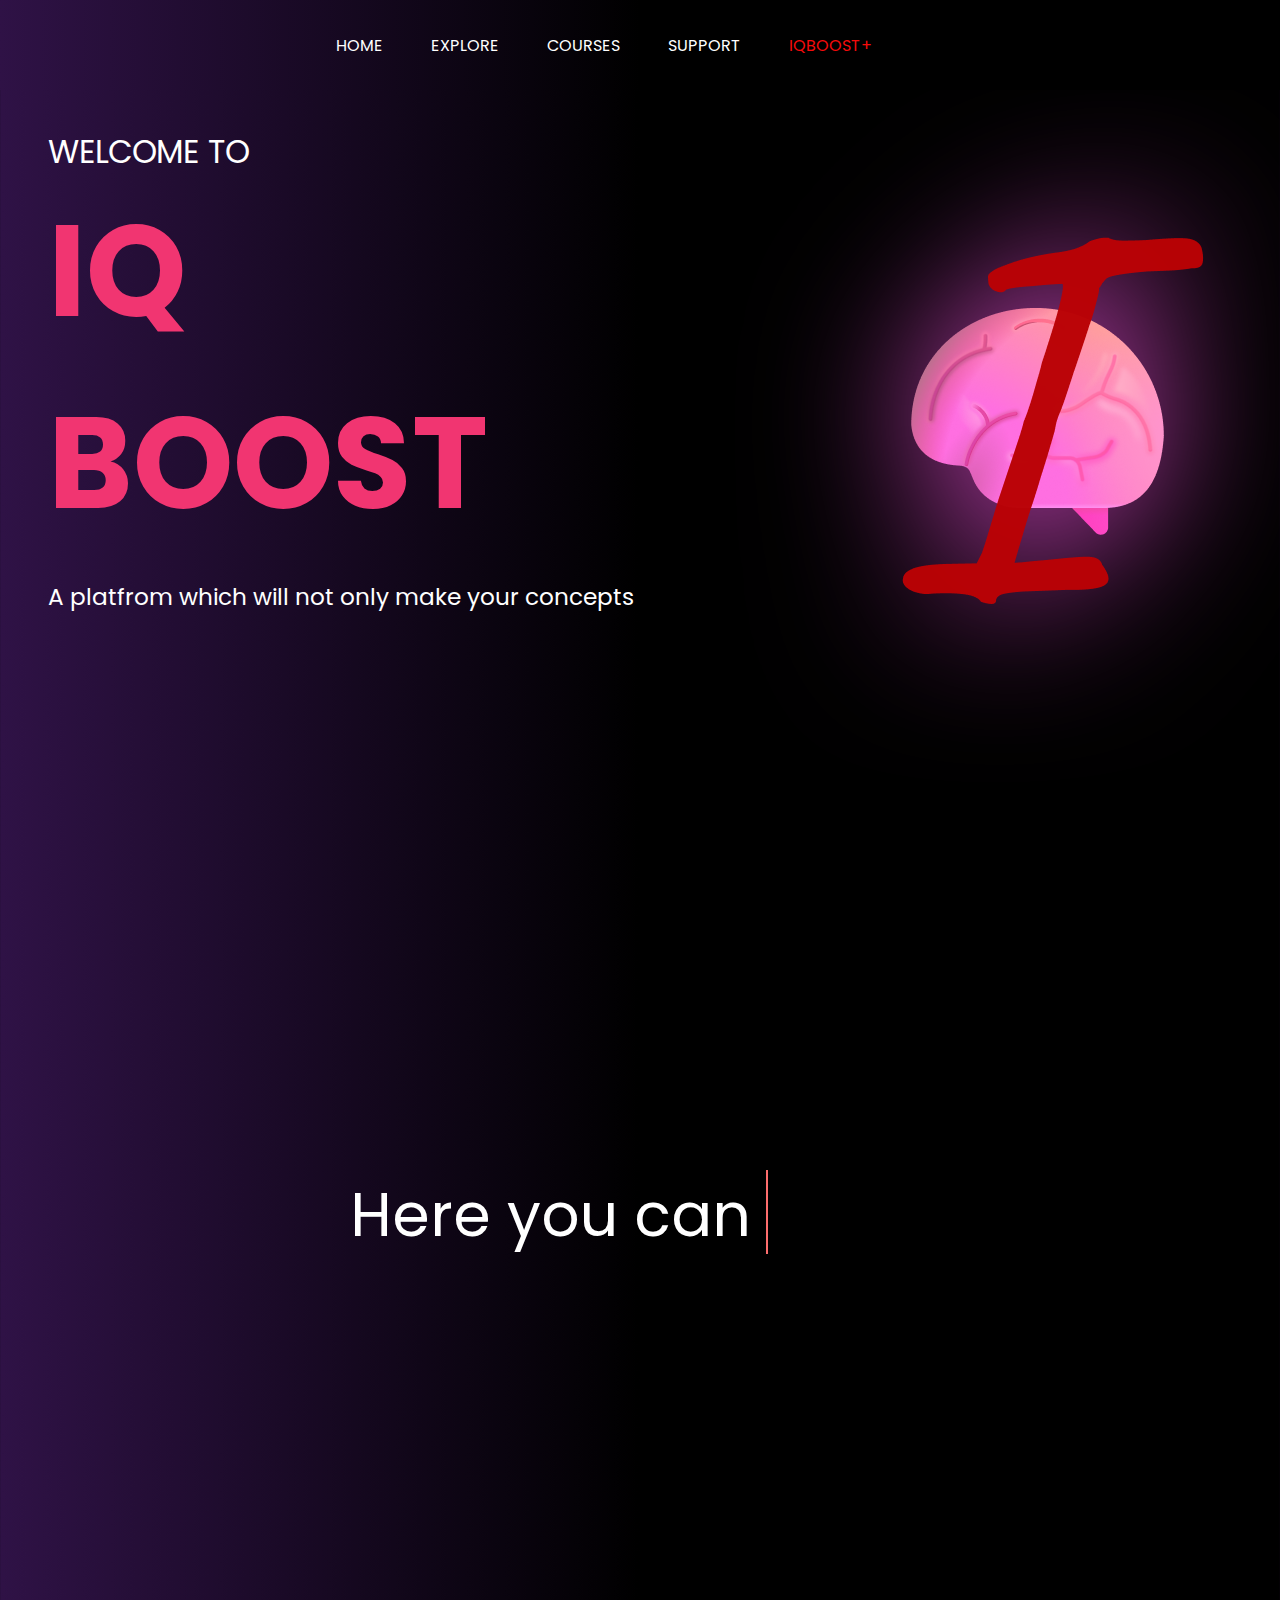
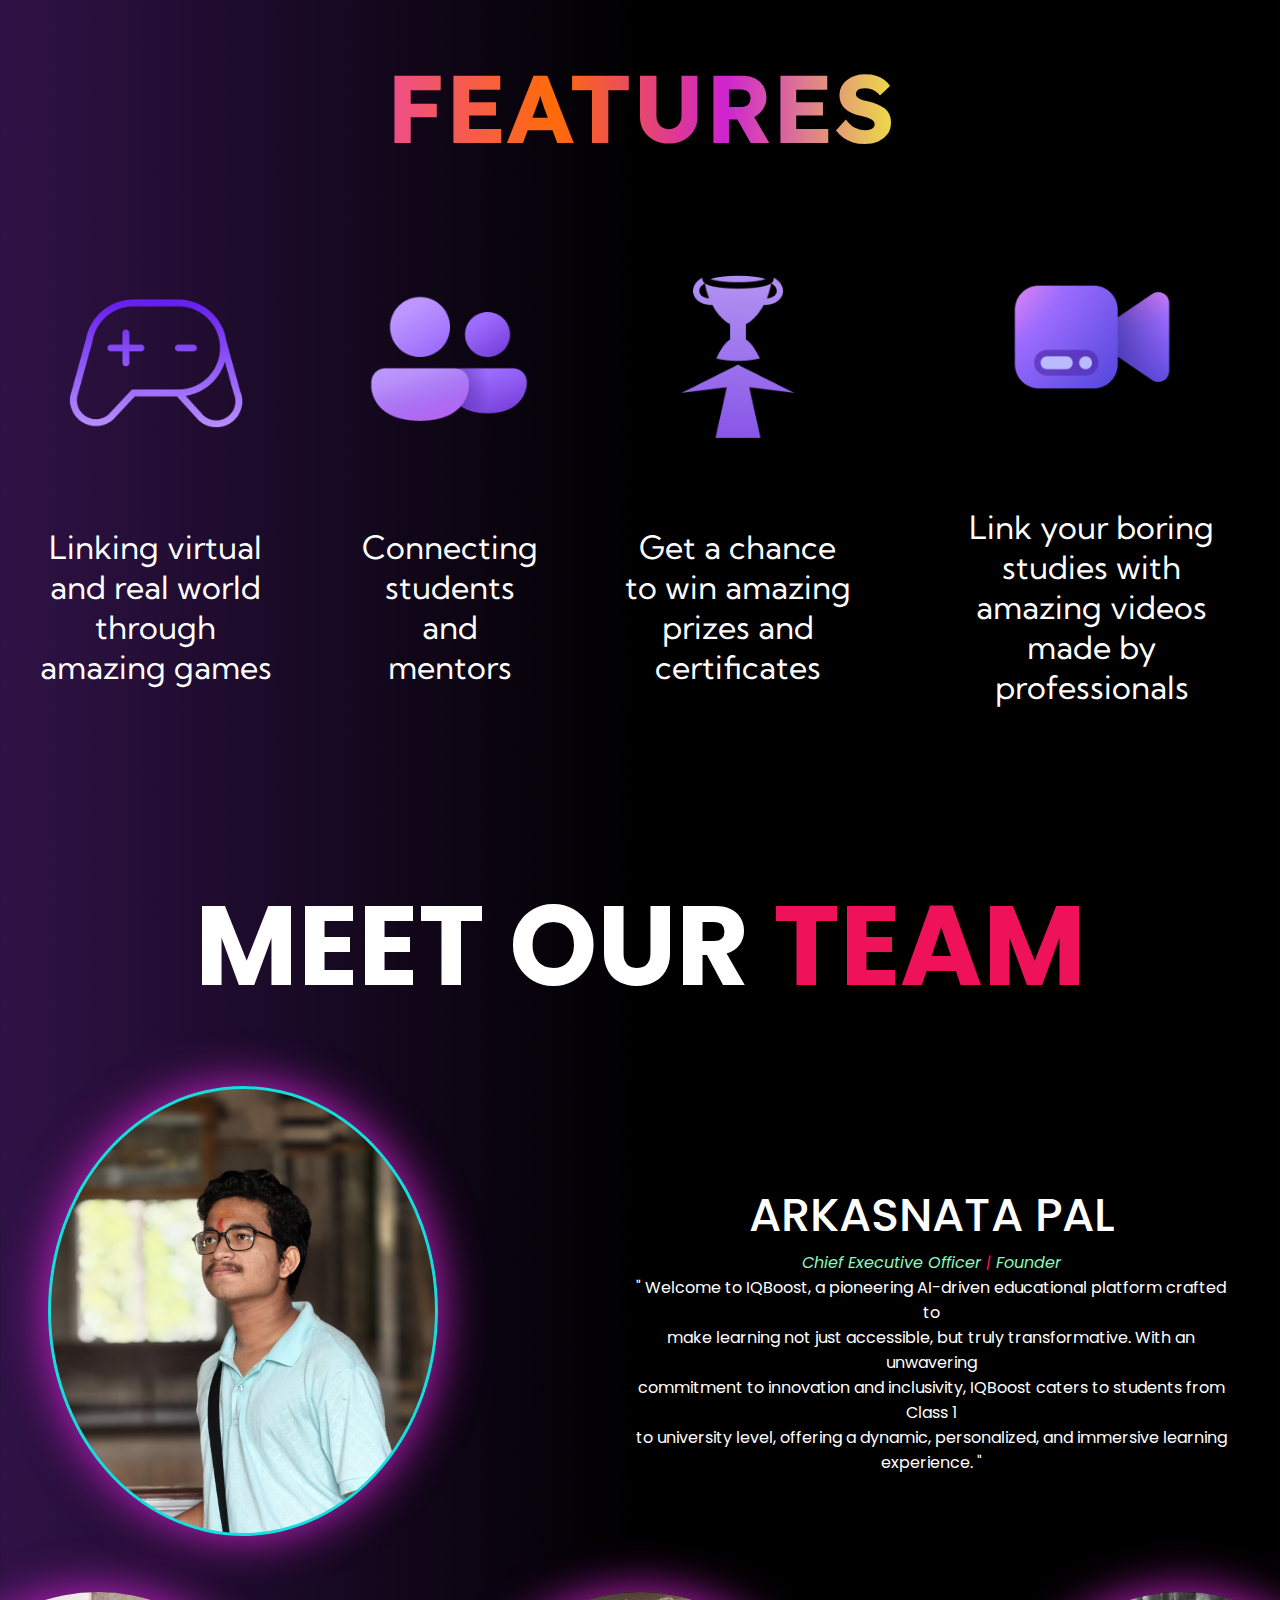
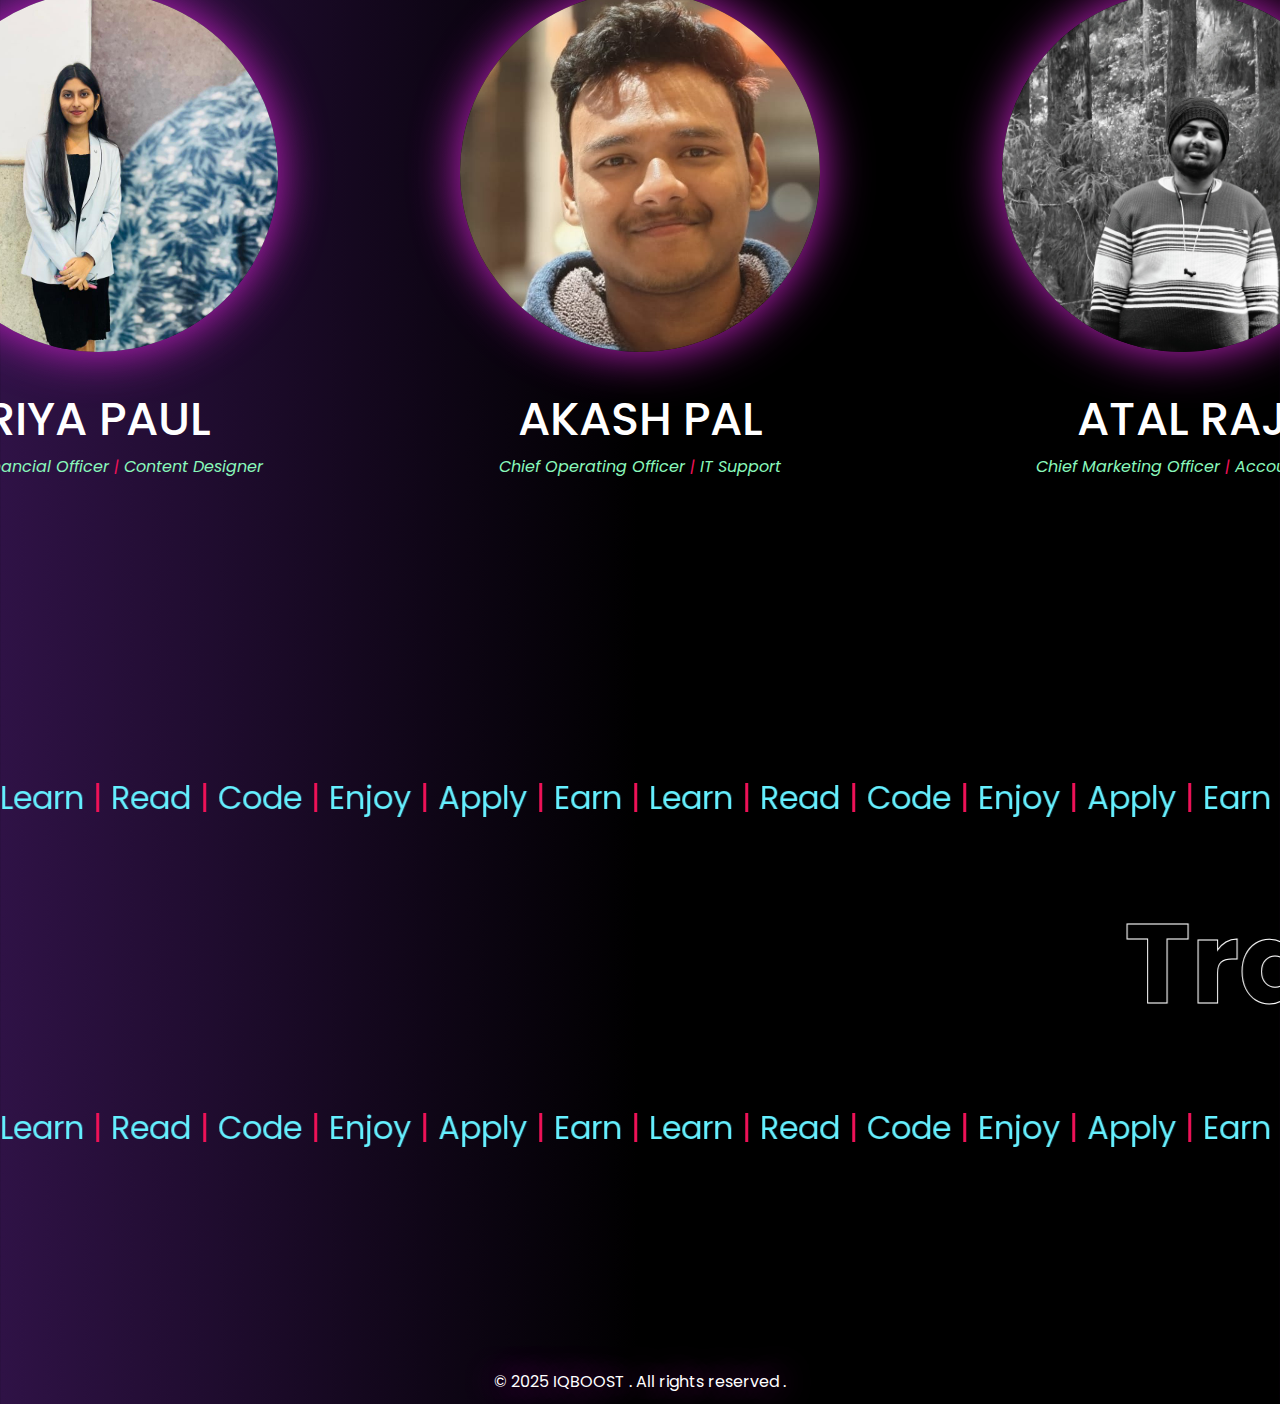
<file: index.html>
<!DOCTYPE html>
<html lang="en">
<head>
    <meta charset="UTF-8">
    <meta name="viewport" content="width=device-width, initial-scale=1.0">
    <title>IQboost</title>
    <link rel="stylesheet" href="frontpage.css">
    <link rel="preconnect" href="https://fonts.googleapis.com">
<link rel="preconnect" href="https://fonts.gstatic.com" crossorigin>
<link href="https://fonts.googleapis.com/css2?family=Inter:ital,opsz,wght@0,14..32,100..900;1,14..32,100..900&display=swap" rel="stylesheet">
<link href="https://fonts.googleapis.com/css2?family=Aboreto&display=swap" rel="stylesheet">
<link href="https://fonts.googleapis.com/css2?family=Kumbh+Sans:wght@100..900&display=swap" rel="stylesheet">
<link href="https://fonts.googleapis.com/css2?family=Lexend:wght@100..900&display=swap" rel="stylesheet">
<link rel="website icon" type="png" href="FrontPage/LOGO.png">
<link rel="stylesheet" href="https://cdnjs.cloudflare.com/ajax/libs/font-awesome/6.7.2/css/all.min.css" integrity="sha512-Evv84Mr4kqVGRNSgIGL/F/aIDqQb7xQ2vcrdIwxfjThSH8CSR7PBEakCr51Ck+w+/U6swU2Im1vVX0SVk9ABhg==" crossorigin="anonymous" referrerpolicy="no-referrer" />
<body>
    <nav>
        <ul class="nav-ul">
            <li><a href="index.html">HOME</a></li>
            <li><a href="explore.html">EXPLORE</a></li>
            <li><a href="courses.html">COURSES</a></li>
            <li><a href="support.html">SUPPORT</a></li>
            <li><a href="iqboost+.html"><span>IQBOOST+</span></a></li>
            <li id="login"><a href = "login.html"><i class="fa-duotone fa-solid fa-user"></i></a></li>
        </ul>
    </nav>
    <div class="container">
    <section id="s1">
        <div class="left">
            <p class="welcome">WELCOME TO</p>
            <H1 class="heading"> IQ BOOST</H1>
            <div class="bio">
            <p class="details1">
                A platfrom which will not only make your concepts 
            </p>
            <p class="details2">
             clear but also allow you to change the way you 
            </p>
            <p class="details3">
                think the world is.
            </p>
            
        </div>
            
        </div>
        <div class="right">
            <img src="FrontPage/LOGO.png" alt="logo" class="logomain">
        </div>
    </section>
    <section id="s2">
        <div class="wrapper">
            <div class="static-txt">Here you can</div>
                <ul class="dynamic-txts">
                        <li><span>Read</span></li>
                        <li><span>Learn</span></li>
                        <li><span>Earn</span></li>
                        <li><span>Enjoy</span></li>
                </ul>
            </div>
        </div>
</section>
<section id="s3">
     <h1>FEATURES</h1>
    <div class="features">
        <div class="f1">
            <img src="FrontPage/features/gamepad.png" alt="gamepad" class="f-img">
            <p>Linking virtual and real world through amazing games</p>
        </div>
        <div class="f1">
            <img src="FrontPage/features/people.png" alt="people" class="f-img">
            <p>Connecting students and mentors</p>
        </div>
        <div class="f1">
            <img src="FrontPage/features/prize.png" alt="prizes" class="f-img">
            <p>Get a chance to win amazing prizes and certificates</p>
        </div>
        <div class="f1">
            <img src="FrontPage/features/video.png" alt="video" class="f-img">
            <p>Link your boring studies with amazing videos made by professionals</p>
        </div>
    </div>
</section>
<section id="s4">
    <h1>MEET OUR <span>TEAM</span></h1>
    <div class="person ">
        <div class="CEO"id="team">
            <div class="picceo profile"></div>
            <div class="details-ceo">
            <h5>ARKASNATA PAL</h5>
            <p><i>Chief Executive Officer <span> | </span> Founder</i></p>
            <p class="proj-details"> " Welcome to IQBoost, a pioneering AI-driven educational platform crafted to<br>
                 make learning not just accessible, but truly transformative. With an unwavering <br>
                 commitment to innovation and inclusivity, IQBoost caters to students from Class 1<br>
                to university level, offering a dynamic, personalized, and immersive learning
                  experience. " </p>
        </div>
        </div>
        </div>
        <div class="op">
    <div class="CFO" id="team">
        <div class="piccfo profile"></div>
        <h5>RIYA PAUL</h5>
        <p><i>Chief Financial Officer<span> | </span>Content Designer</i></p>
    </div>
    <div class="COO" id="team">
        <div class="piccoo profile"></div>
        <h5>AKASH PAL</h5>
        <p><i>Chief Operating Officer <span> | </span>IT Support</i></p>
    </div>
    <div class="CMO" id="team">
        <div class="piccmo profile"></div>
        <h5>ATAL RAJ</h5>
        <p><i>Chief Marketing Officer <span> | </span>Accountant</i></p>
    </div>
</div>
</section>
<section id="s5">
    <div class="marquee1">
        <div class="track">
            <div class="content">
             Learn<span> | </span>Read<span> | </span>Code<span> | </span>Enjoy<span> | </span>Apply<span> | </span>Earn<span> | </span>Learn<span> | </span>Read<span> | </span>Code<span> | </span>Enjoy<span> | </span>Apply<span> | </span>Earn<span> | </span>Learn<span> | </span>Read<span> | </span>Code<span> | </span>Enjoy<span> | </span>Apply<span> | </span>Earn<span> | </span>Learn<span> | </span>Read<span> | </span>Code<span> | </span>Enjoy<span> | </span>Apply<span> | </span>Earn<span> | </span>Learn<span> | </span>Read<span> | </span>Code<span> | </span>Enjoy<span> | </span>Apply<span> | </span>Earn<span> | </span>Learn
            </div>
        </div>
    </div>
    <marquee style="color: antiquewhite;" behaviour="scroll" direction="left" scrollamount="15"> 
        <h1>Transform the Way You Learn - Discover a New Approach with <span> IQBOOST </span> , an <span> AI-Powered Educational platform </span></h1>
    </marquee>
    <div class="marquee">
        <div class="track">
            <div class="content">
                Learn<span> | </span>Read<span> | </span>Code<span> | </span>Enjoy<span> | </span>Apply<span> | </span>Earn<span> | </span>Learn<span> | </span>Read<span> | </span>Code<span> | </span>Enjoy<span> | </span>Apply<span> | </span>Earn<span> | </span>Learn<span> | </span>Read<span> | </span>Code<span> | </span>Enjoy<span> | </span>Apply<span> | </span>Earn<span> | </span>Learn<span> | </span>Read<span> | </span>Code<span> | </span>Enjoy<span> | </span>Apply<span> | </span>Earn<span> | </span>Learn<span> | </span>Read<span> | </span>Code<span> | </span>Enjoy<span> | </span>Apply<span> | </span>Earn<span> | </span>Learn
            </div>
        </div>
    </div>
    
</section>
<footer>
    <div class="copyright">
     <p>
      © 2025 IQBOOST . All rights reserved .
     </p>
    </div>
   </footer>

</div>
</body>
</html>
</file>
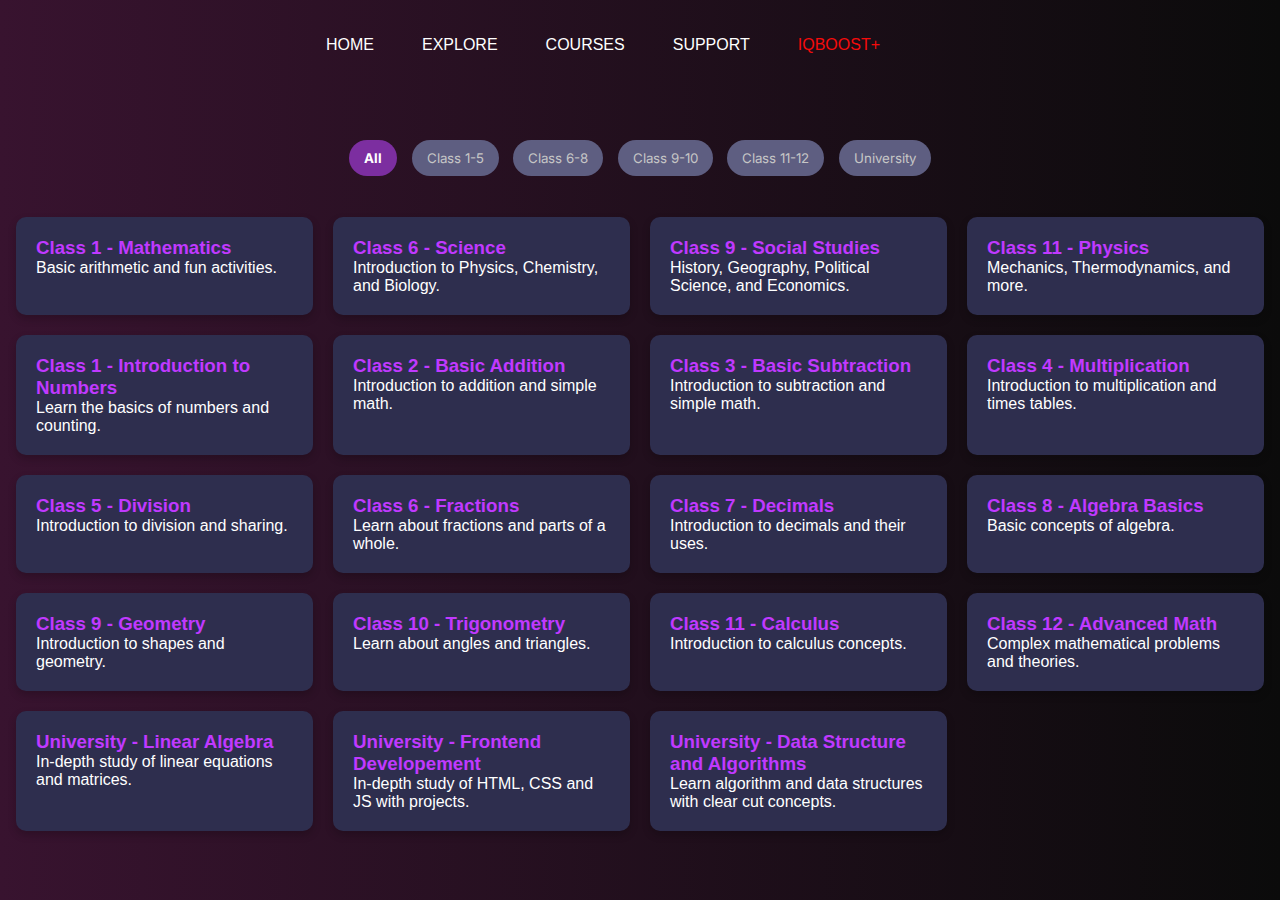
<file: courses.html>
<!DOCTYPE html>
<html lang="en">
<head>
    <meta charset="UTF-8">
    <meta name="viewport" content="width=device-width, initial-scale=1.0">
    <title>Courses - IQ BOOST</title>
    <link rel="stylesheet" href="https://cdnjs.cloudflare.com/ajax/libs/font-awesome/6.0.0-beta3/css/all.min.css">
    <link rel="stylesheet" href="courses.css">
    <link rel="preconnect" href="https://fonts.gstatic.com" crossorigin>
    <link href="https://fonts.googleapis.com/css2?family=Inter:ital,opsz,wght@0,14..32,100..900;1,14..32,100..900&display=swap" rel="stylesheet">
    <link href="https://fonts.googleapis.com/css2?family=Aboreto&display=swap" rel="stylesheet">
    <link href="https://fonts.googleapis.com/css2?family=Kumbh+Sans:wght@100..900&display=swap" rel="stylesheet">
    <link href="https://fonts.googleapis.com/css2?family=Lexend:wght@100..900&display=swap" rel="stylesheet">
    <link rel="website icon" type="png" href="FrontPage/LOGO.png">
    <link rel="stylesheet" href="https://cdnjs.cloudflare.com/ajax/libs/font-awesome/6.7.2/css/all.min.css" integrity="sha512-Evv84Mr4kqVGRNSgIGL/F/aIDqQb7xQ2vcrdIwxfjThSH8CSR7PBEakCr51Ck+w+/U6swU2Im1vVX0SVk9ABhg==" crossorigin="anonymous" referrerpolicy="no-referrer" />
</head>
<body>
    <nav>
        <ul class="nav-ul">
            <li><a href="index.html">HOME</a></li>
            <li><a href="explore.html">EXPLORE</a></li>
            <li><a href="courses.html">COURSES</a></li>
            <li><a href="support.html">SUPPORT</a></li>
            <li><a href="iqboost+.html"><span>IQBOOST+</span></a></li>
            <li id="login"><a href = "login.html"><i class="fa-duotone fa-solid fa-user"></i></a></li>
        </ul>
    </nav>
    <div class="container">
        <section class="s1">
            <div class="filter-bar">
                <button class="filter-btn active" onclick="filterCourses('all')">All</button>
                <button class="filter-btn" onclick="filterCourses('class-1-5')">Class 1-5</button>
                <button class="filter-btn" onclick="filterCourses('class-6-8')">Class 6-8</button>
                <button class="filter-btn" onclick="filterCourses('class-9-10')">Class 9-10</button>
                <button class="filter-btn" onclick="filterCourses('class-11-12')">Class 11-12</button>
                <button class="filter-btn" onclick="filterCourses('class-university')">University</button>
            </div>
            <div class="courses">
                <div class="course-card class-1-5">
                    <h3>Class 1 - Mathematics</h3>
                    <p>Basic arithmetic and fun activities.</p>
                </div>
                <div class="course-card class-6-8">
                    <h3>Class 6 - Science</h3>
                    <p>Introduction to Physics, Chemistry, and Biology.</p>
                </div>
                <div class="course-card class-9-10">
                    <h3>Class 9 - Social Studies</h3>
                    <p>History, Geography, Political Science, and Economics.</p>
                </div>
                <div class="course-card class-11-12">
                    <h3>Class 11 - Physics</h3>
                    <p>Mechanics, Thermodynamics, and more.</p>
                </div>
                
                <div class="course-card class-1-5" data-grade="1">
                    <h3>Class 1 - Introduction to Numbers</h3>
                    <p>Learn the basics of numbers and counting.</p>
                </div>
                <div class="course-card class-1-5" data-grade="2">
                    <h3>Class 2 - Basic Addition</h3>
                    <p>Introduction to addition and simple math.</p>
                </div>
                <div class="course-card class-1-5" data-grade="3">
                    <h3>Class 3 - Basic Subtraction</h3>
                    <p>Introduction to subtraction and simple math.</p>
                </div>
                <div class="course-card class-1-5" data-grade="4">
                    <h3>Class 4 - Multiplication</h3>
                    <p>Introduction to multiplication and times tables.</p>
                </div>
                <div class="course-card class-1-5" data-grade="5">
                    <h3>Class 5 - Division</h3>
                    <p>Introduction to division and sharing.</p>
                </div>
                <div class="course-card class-6-8" data-grade="6">
                    <h3>Class 6 - Fractions</h3>
                    <p>Learn about fractions and parts of a whole.</p>
                </div>
                <div class="course-card class-6-8" data-grade="7">
                    <h3>Class 7 - Decimals</h3>
                    <p>Introduction to decimals and their uses.</p>
                </div>
                <div class="course-card class-6-8" data-grade="8">
                    <h3>Class 8 - Algebra Basics</h3>
                    <p>Basic concepts of algebra.</p>
                </div>
                <div class="course-card class-9-10" data-grade="9">
                    <h3>Class 9 - Geometry</h3>
                    <p>Introduction to shapes and geometry.</p>
                </div>
                <div class="course-card class-9-10" data-grade="10">
                    <h3>Class 10 - Trigonometry</h3>
                    <p>Learn about angles and triangles.</p>
                </div>
                <div class="course-card class-11-12" data-grade="11">
                    <h3>Class 11 - Calculus</h3>
                    <p>Introduction to calculus concepts.</p>
                </div>
                <div class="course-card class-11-12" data-grade="12">
                    <h3>Class 12 - Advanced Math</h3>
                    <p>Complex mathematical problems and theories.</p>
                </div>
                <div class="course-card class-university" data-grade="13">
                    <h3>University - Linear Algebra</h3>
                    <p>In-depth study of linear equations and matrices.</p>
                </div>
                <div class="course-card class-university" data-grade="13">
                    <h3>University - Frontend Developement</h3>
                    <p>In-depth study of HTML, CSS and JS with projects.</p>
                </div>
                <div class="course-card class-university" data-grade="13">
                    <h3>University - Data Structure and Algorithms</h3>
                    <p>Learn algorithm and data structures with clear cut concepts.</p>
                </div>
    
            </div>
        </section>
    </div>
    
    <script src="courses.js"></script>
</body>
</html>
</file>
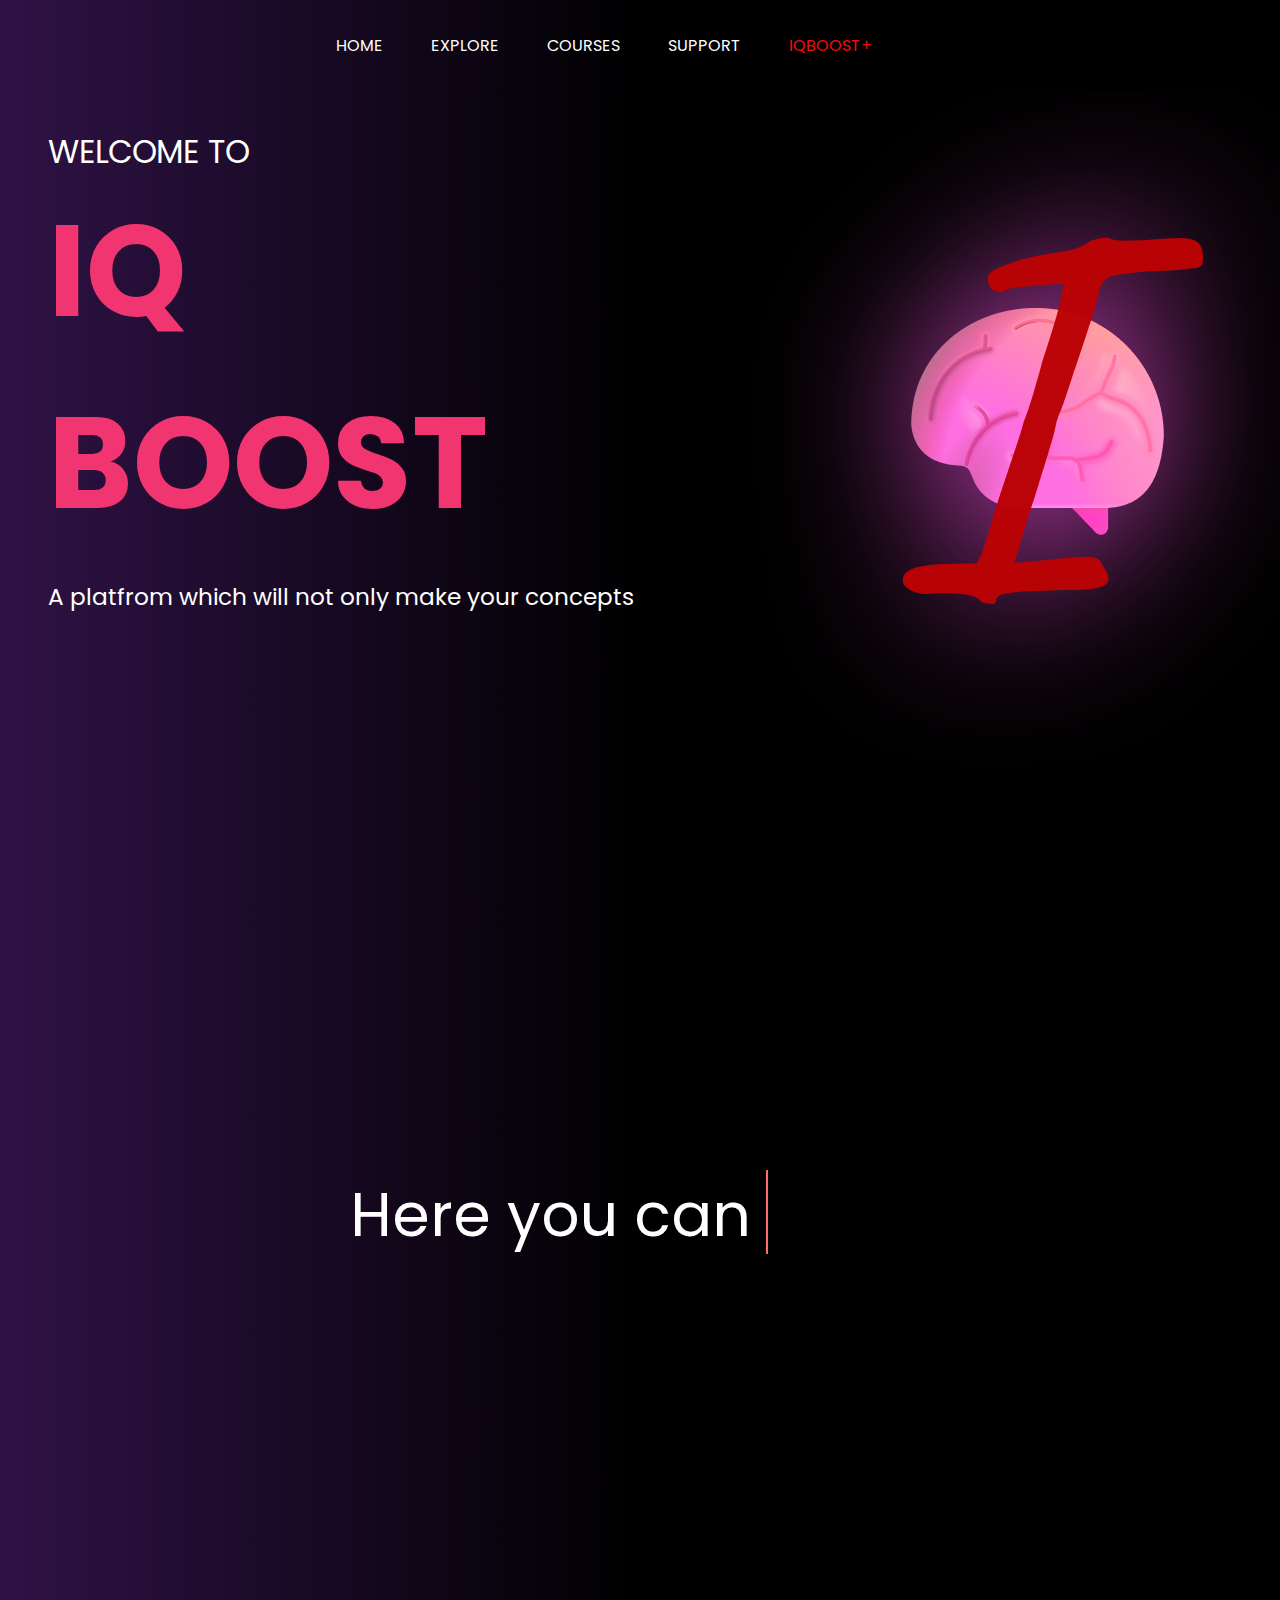
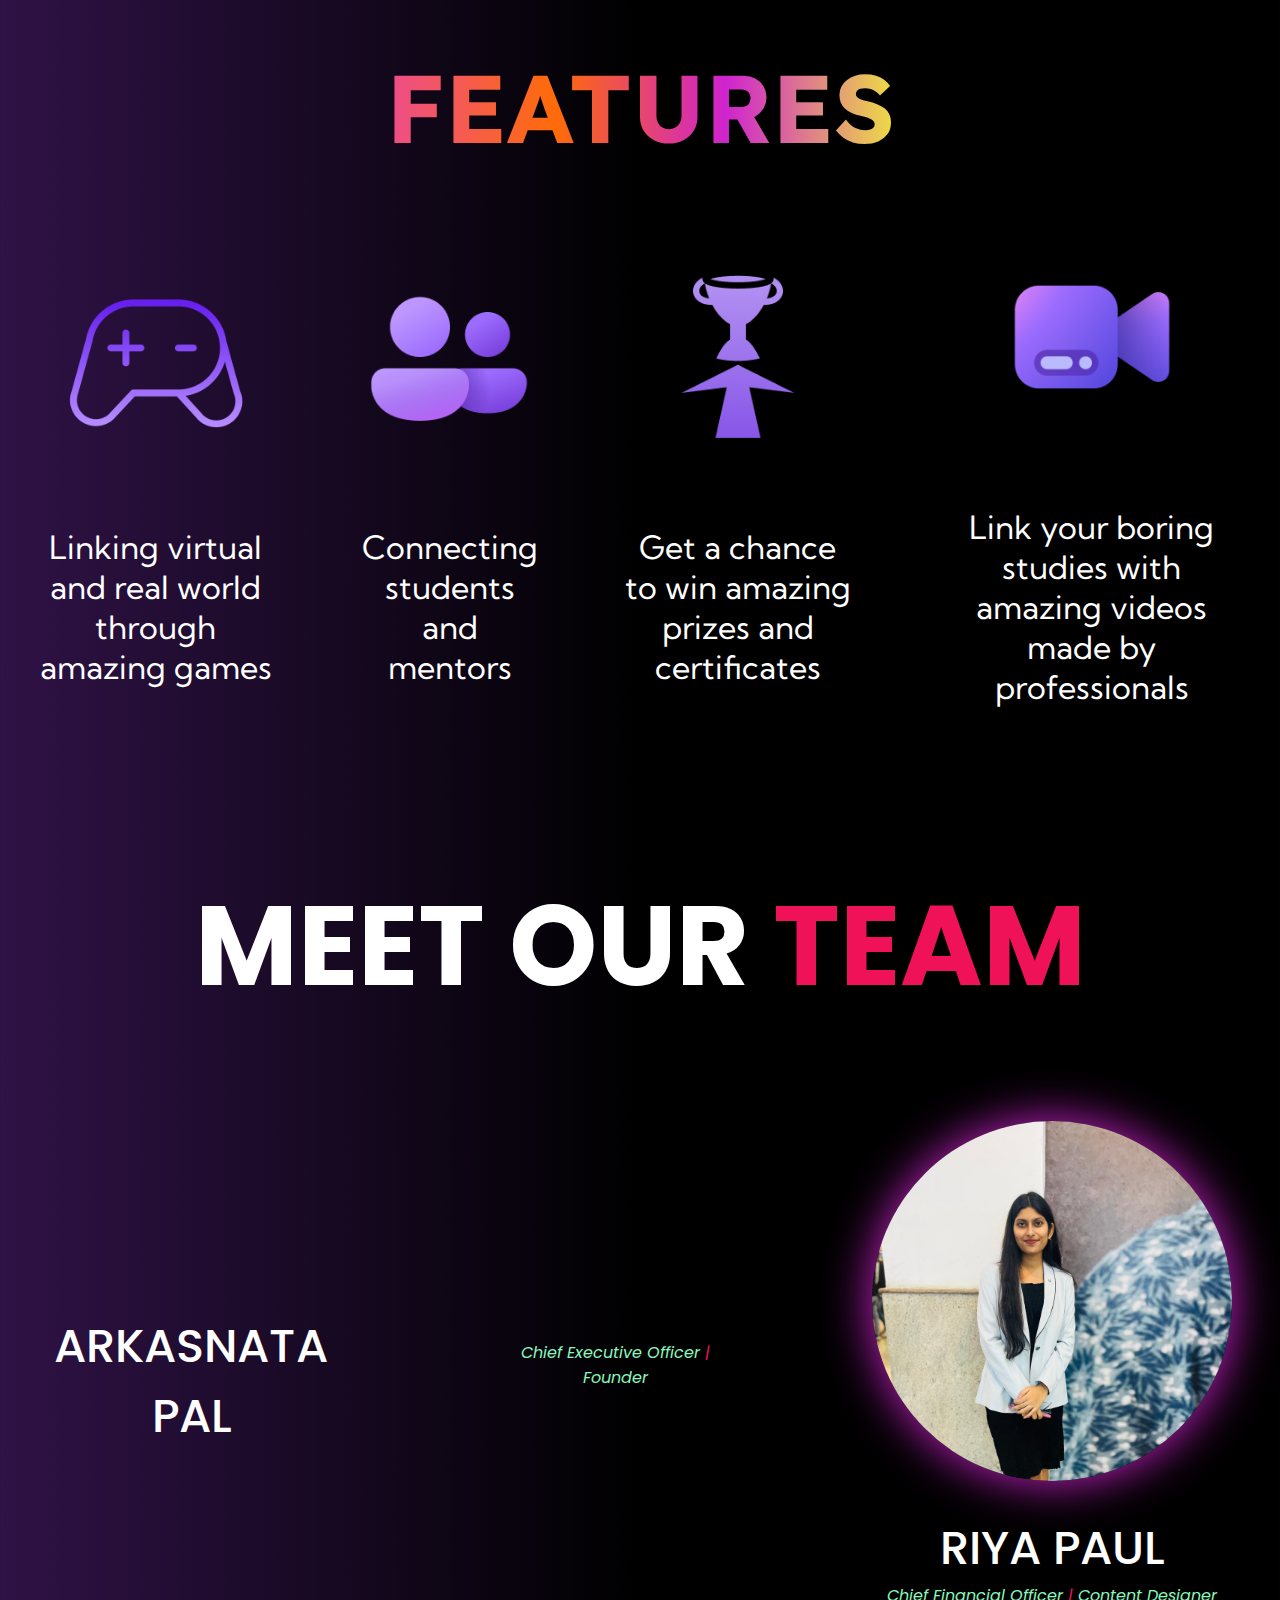
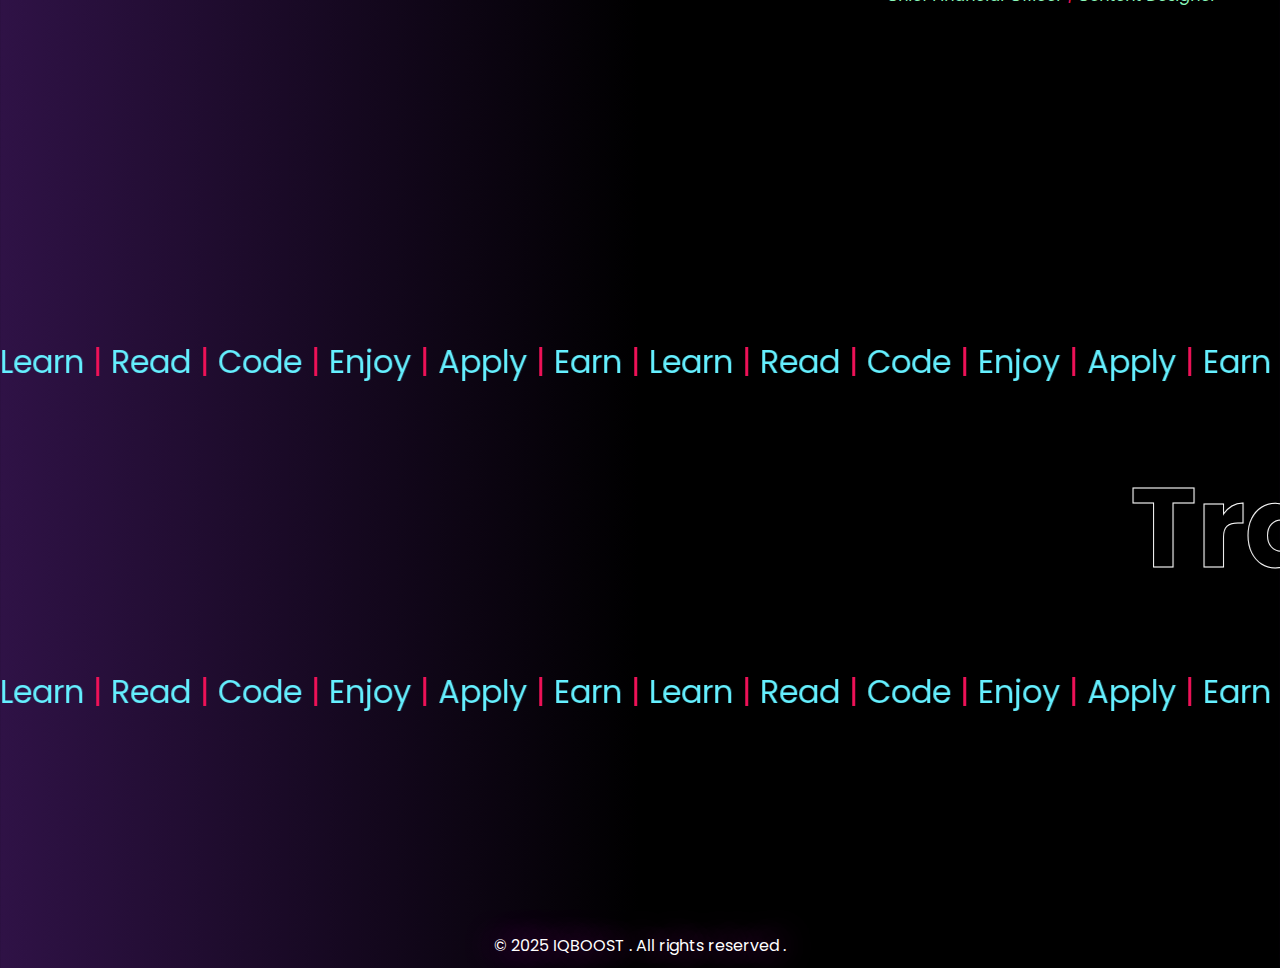
<file: frontpage.html>
<!DOCTYPE html>
<html lang="en">
<head>
    <meta charset="UTF-8">
    <meta name="viewport" content="width=device-width, initial-scale=1.0">
    <title>IQboost</title>
    <link rel="stylesheet" href="frontpage.css">
    <link rel="preconnect" href="https://fonts.googleapis.com">
<link rel="preconnect" href="https://fonts.gstatic.com" crossorigin>
<link href="https://fonts.googleapis.com/css2?family=Inter:ital,opsz,wght@0,14..32,100..900;1,14..32,100..900&display=swap" rel="stylesheet">
<link href="https://fonts.googleapis.com/css2?family=Aboreto&display=swap" rel="stylesheet">
<link href="https://fonts.googleapis.com/css2?family=Kumbh+Sans:wght@100..900&display=swap" rel="stylesheet">
<link href="https://fonts.googleapis.com/css2?family=Lexend:wght@100..900&display=swap" rel="stylesheet">
<link rel="website icon" type="png" href="FrontPage/LOGO.png">
<link rel="stylesheet" href="https://cdnjs.cloudflare.com/ajax/libs/font-awesome/6.7.2/css/all.min.css" integrity="sha512-Evv84Mr4kqVGRNSgIGL/F/aIDqQb7xQ2vcrdIwxfjThSH8CSR7PBEakCr51Ck+w+/U6swU2Im1vVX0SVk9ABhg==" crossorigin="anonymous" referrerpolicy="no-referrer" />
<body>
    <nav>
        <ul class="nav-ul">
            <li><a href="frontpage.html">HOME</a></li>
            <li><a href="explore.html">EXPLORE</a></li>
            <li><a href="courses.html">COURSES</a></li>
            <li><a href="support.html">SUPPORT</a></li>
            <li><a href="iqboost+.html"><span>IQBOOST+</span></a></li>
            <li id="login"><a href = "login.html"><i class="fa-duotone fa-solid fa-user"></i></a></li>
        </ul>
    </nav>
    <div class="container">
    <section id="s1">
        <div class="left">
            <p class="welcome">WELCOME TO</p>
            <H1 class="heading"> IQ BOOST</H1>
            <div class="bio">
            <p class="details1">
                A platfrom which will not only make your concepts 
            </p>
            <p class="details2">
             clear but also allow you to change the way you 
            </p>
            <p class="details3">
                think the world is.
            </p>
            
        </div>
            
        </div>
        <div class="right">
            <img src="FrontPage/LOGO.png" alt="logo" class="logomain">
        </div>
    </section>
    <section id="s2">
        <div class="wrapper">
            <div class="static-txt">Here you can</div>
                <ul class="dynamic-txts">
                        <li><span>Read</span></li>
                        <li><span>Learn</span></li>
                        <li><span>Earn</span></li>
                        <li><span>Enjoy</span></li>
                </ul>
            </div>
        </div>
</section>
<section id="s3">
     <h1>FEATURES</h1>
    <div class="features">
        <div class="f1">
            <img src="FrontPage/features/gamepad.png" alt="gamepad" class="f-img">
            <p>Linking virtual and real world through amazing games</p>
        </div>
        <div class="f1">
            <img src="FrontPage/features/people.png" alt="people" class="f-img">
            <p>Connecting students and mentors</p>
        </div>
        <div class="f1">
            <img src="FrontPage/features/prize.png" alt="prizes" class="f-img">
            <p>Get a chance to win amazing prizes and certificates</p>
        </div>
        <div class="f1">
            <img src="FrontPage/features/video.png" alt="video" class="f-img">
            <p>Link your boring studies with amazing videos made by professionals</p>
        </div>
    </div>
</section>
<section id="s4">
    <h1>MEET OUR <span>TEAM</span></h1>
    <div class="person ">
        <div class="CEO"id="team">
            <div class="picceo profile"></div>
            <h5>ARKASNATA PAL</h5>
            <p><i>Chief Executive Officer <span> | </span> Founder</i></p>
        </div>
    <div class="CFO" id="team">
        <div class="piccfo profile"></div>
        <h5>RIYA PAUL</h5>
        <p><i>Chief Financial Officer<span> | </span>Content Designer</i></p>
    </div>
    <div class="COO" id="team">
        <div class="piccoo profile"></div>
        <h5>HARSHIT AGARWAL</h5>
        <p><i>Chief Operating Officer <span> | </span>IT Support</i></p>
    </div>
</div>
</section>
<section id="s5">
    <div class="marquee1">
        <div class="track">
            <div class="content">
             Learn<span> | </span>Read<span> | </span>Code<span> | </span>Enjoy<span> | </span>Apply<span> | </span>Earn<span> | </span>Learn<span> | </span>Read<span> | </span>Code<span> | </span>Enjoy<span> | </span>Apply<span> | </span>Earn<span> | </span>Learn<span> | </span>Read<span> | </span>Code<span> | </span>Enjoy<span> | </span>Apply<span> | </span>Earn<span> | </span>Learn<span> | </span>Read<span> | </span>Code<span> | </span>Enjoy<span> | </span>Apply<span> | </span>Earn<span> | </span>Learn<span> | </span>Read<span> | </span>Code<span> | </span>Enjoy<span> | </span>Apply<span> | </span>Earn<span> | </span>Learn
            </div>
        </div>
    </div>
    <marquee style="color: antiquewhite;" behaviour="scroll" direction="left" scrollamount="15"> 
        <h1>Transform the Way You Learn - Discover a New Approach with <span> IQBOOST </span> , an <span> AI-Powered Educational platform </span></h1>
    </marquee>
    <div class="marquee">
        <div class="track">
            <div class="content">
                Learn<span> | </span>Read<span> | </span>Code<span> | </span>Enjoy<span> | </span>Apply<span> | </span>Earn<span> | </span>Learn<span> | </span>Read<span> | </span>Code<span> | </span>Enjoy<span> | </span>Apply<span> | </span>Earn<span> | </span>Learn<span> | </span>Read<span> | </span>Code<span> | </span>Enjoy<span> | </span>Apply<span> | </span>Earn<span> | </span>Learn<span> | </span>Read<span> | </span>Code<span> | </span>Enjoy<span> | </span>Apply<span> | </span>Earn<span> | </span>Learn<span> | </span>Read<span> | </span>Code<span> | </span>Enjoy<span> | </span>Apply<span> | </span>Earn<span> | </span>Learn
            </div>
        </div>
    </div>
    
</section>
<footer>
    <div class="copyright">
     <p>
      © 2025 IQBOOST . All rights reserved .
     </p>
    </div>
   </footer>

</div>
</body>
</html>
</file>
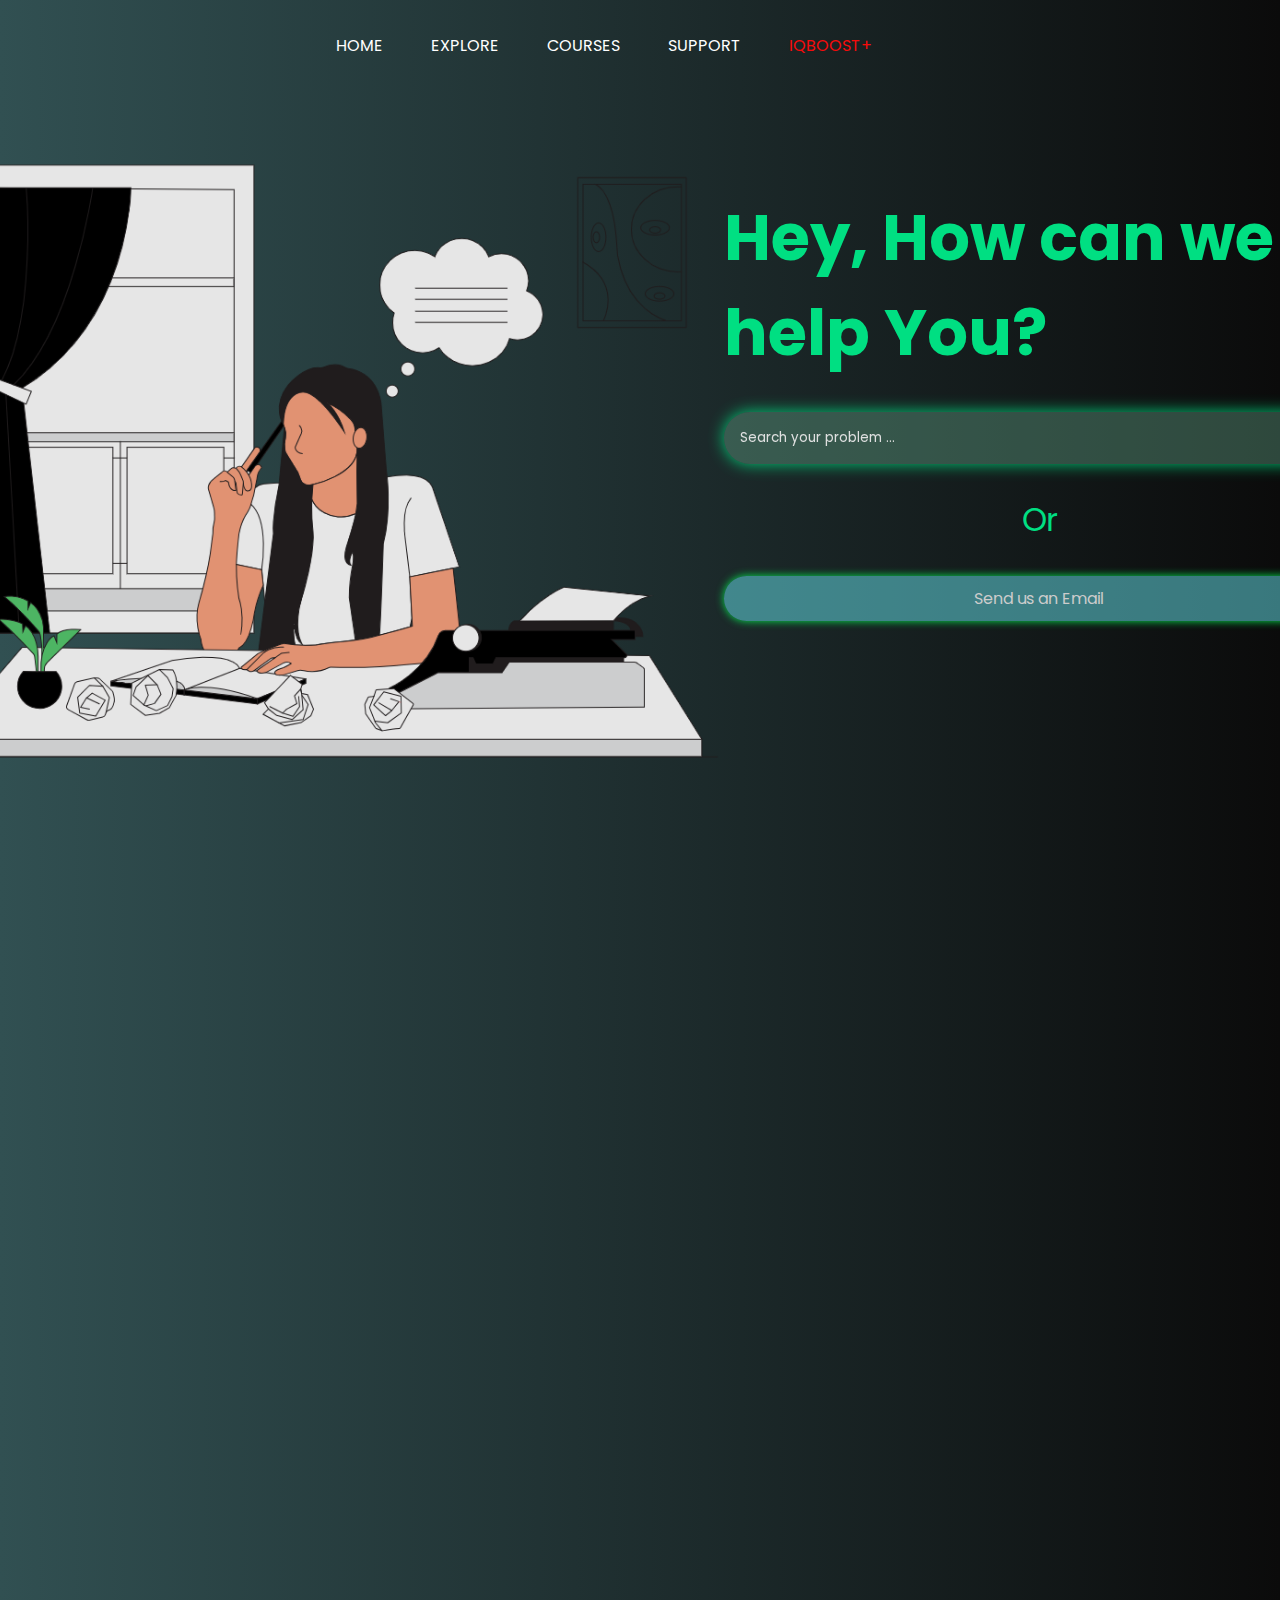
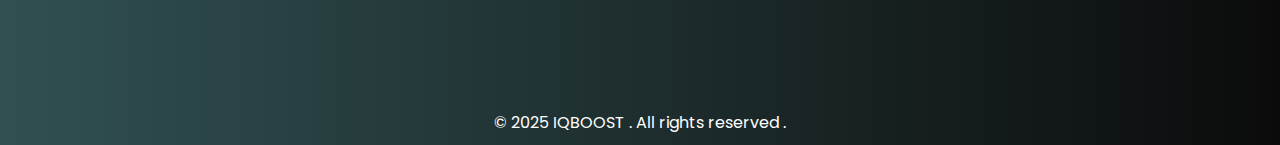
<file: support.html>
<!DOCTYPE html>
<body lang="en">
<head>
    <meta charset="UTF-8">
    <meta name="viewport" content="width=device-width, initial-scale=1.0">
    <title>IQBoost-Support</title>
    <link rel="stylesheet" href="support.css">
    <link rel="preconnect" href="https://fonts.googleapis.com">
<link rel="preconnect" href="https://fonts.gstatic.com" crossorigin>
<link href="https://fonts.googleapis.com/css2?family=Inter:ital,opsz,wght@0,14..32,100..900;1,14..32,100..900&display=swap" rel="stylesheet">
<link href="https://fonts.googleapis.com/css2?family=Aboreto&display=swap" rel="stylesheet">
<link href="https://fonts.googleapis.com/css2?family=Kumbh+Sans:wght@100..900&display=swap" rel="stylesheet">
<link href="https://fonts.googleapis.com/css2?family=Lexend:wght@100..900&display=swap" rel="stylesheet">
<link rel="website icon" type="png" href="FrontPage/LOGO.png">
<link rel="stylesheet" href="https://cdnjs.cloudflare.com/ajax/libs/font-awesome/6.7.2/css/all.min.css" integrity="sha512-Evv84Mr4kqVGRNSgIGL/F/aIDqQb7xQ2vcrdIwxfjThSH8CSR7PBEakCr51Ck+w+/U6swU2Im1vVX0SVk9ABhg==" crossorigin="anonymous" referrerpolicy="no-referrer" />
</head>
<body>
    <nav>
        <ul class="nav-ul">
            <li><a href="index.html">HOME</a></li>
            <li><a href="frontpage.html">EXPLORE</a></li>
            <li><a href="courses.html">COURSES</a></li>
            <li><a href="support.html">SUPPORT</a></li>
            <li><a href="iqboost+.html"><span>IQBOOST+</span></a></li>
            <li id="login"><a href = "login.html"><i class="fa-duotone fa-solid fa-user"></i></a></li>
        </ul>
    </nav>
<div class="container">
    <section class="s1">
        <div class="help animate">
            <img src="Support/Female-Writer-Is-Thinking-To-Find-Ideas.png" alt="supportwomen">
            </div>
            <div class="details animate1">
            <h1>Hey, How can we help You?</h1>
            <input type="text" placeholder="Search your problem ...">
            <p id="or"> Or </p>
            <button class="email">Send us an Email </button>
            </div>
    </section>
    <section class="s2">
            <div class="faq animate ">
            <h1>Frequently Asked Questions ?</h1>
            <div class="faq-item animate">
                <p class="ques"><strong>What is IQ BOOST?</strong> <button onclick="toggleAnswer(0)"> > </button></p>
                <p class="answer">IQ BOOST is an AI-powered educational platform designed to help students achieve their goals.</p>
            </div>
            <div class="faq-item animate">
                <p class="ques"><strong>How does IQ BOOST work?</strong> <button onclick="toggleAnswer(1)"> > </button></p>
                <p class="answer">Our AI customizes study plans, provides practice tests, and offers instant feedback.</p>
            </div>
            <div class="faq-item animate">
                <p class="ques"><strong>Is IQ BOOST free to use?</strong> <button onclick="toggleAnswer(2)"> > </button></p>
                <p class="answer">We offer both free and premium plans with various features.</p>
            </div>
  
        </div>
        <div class="faq-img animate1">
            <img src="Support/Online-Job-Interview.png" alt="faq">
            </div>
    </section>
</div>
<footer>
    <div class="copyright">
     <p>
      © 2025 IQBOOST . All rights reserved .
     </p>
    </div>
   </footer>
<script src="support.js"></script>
</body>
</html>
</file>
<file: frontpage.css>
@import url('https://fonts.googleapis.com/css2?family=Poppins:wght@200;300;400;500;600;700&display=swap');
*{
  margin: 0;
  padding: 0;
  box-sizing: border-box;
  font-family: 'Poppins', sans-serif;
}
body{
  background: linear-gradient(to left, #000000,#000000, #2f1246);
}
nav{
  background: linear-gradient(to left, #000000,#000000, #2f1246);
    color: white;
    display: flex;
    text-decoration: none;
    justify-content: center;
    align-items: center;
    height: 10vh;
    width: 100%;
    z-index: 1;
    position:fixed;
    font-family: "Inter", serif;
    font-optical-sizing: auto;
    font-weight: 40px;
}
#login{
  position: relative;
  left: 60vh;
  font-size: 20px;
  padding: 0.25rem;
  display: flex;
  justify-content: center;
  align-items: center;
}
i{
  color: rgb(137, 248, 187);
}
i:hover{
  color: rgb(75, 225, 143);
}
i:active{
  color: rgb(54, 158, 101);
}

nav span{
  color: #f60b0b;
}
a{
  color: white;
  text-decoration: none;
}
a:hover{
  color: rgb(135, 122, 122);
}
a:active{
  font-weight: 20px;
  color: #f65757;
}

.nav-ul{
    color: white;
    display: flex;
    justify-content: space-around;
    list-style-type: none;
    align-items: center;
    gap: 3rem;
}
#s1{
    display: flex;
    justify-content:center;
    align-items: center;
    gap: 15rem;
    min-height: 90vh;
    font-family: "Aboreto", serif;
    font-weight: 400;
    font-size: 3.5rem;
}
.left{
    display: flex;
    justify-content: center;
    padding-left: 3rem;
    height: 90vh;
    width: 100vh;
    color: white;
    flex-direction: column;
}
.welcome{
    left: 2px;
    font-size: 2rem;
    animation: opacity 1s 1 linear;
    padding-top: 2rem;
}
.heading{
  font-size: 8rem;
  font-family: poppins;
  color: #f13571;
  animation: translate 1s 1 linear;
}
.details1{
    font-size: 1.45rem;
    margin-top: 20px;
    white-space: nowrap;
    overflow:hidden;
    animation: typing2 4s steps(49, end) forwards, blink-caret 0.75s step-end 1.5;
}
.details2{
    font-size: 1.45rem;
    white-space: nowrap;
    overflow:hidden;
    padding-top: 1rem;
    padding-bottom: 1rem;
    width: 0;
    animation: typing2 4s steps(52, end) 3.8s forwards, blink-caret 0.75s step-end 1;
}
.details3{
    font-size: 1.45rem;
    white-space: nowrap;
    overflow:hidden;
    width: 0;
    animation: typing2 4s steps(13, end) 7s forwards, blink-caret 0.75s step-end 1;
  };

.right{
    display: flex;
    height: 90vh;
    width: 60vh;
}
.logomain{
    filter: drop-shadow(0 0 5rem rgba(224, 75, 206, 0.9));
    animation: glow 4s infinite ease-in-out 2s ,opacity 2s 1 linear;
}
#s2{
    display: flex;
    justify-content: center;
    align-items: center;
    min-height: 90vh;
    font-family: "Aboreto", serif;
    font-weight: 400;
    font-size: 3.5rem;
}
.wrapper{
  display: flex;
}
.wrapper .static-txt{
  color: #fff;
  font-size: 60px;
  font-weight: 400;
}
.wrapper .dynamic-txts{
  margin-left: 15px;
  height: 90px;
  line-height: 90px;
  overflow: hidden;
}
.dynamic-txts li{
  list-style: none;
  color: #FC6D6D;
  font-size: 60px;
  font-weight: 500;
  position: relative;
  top: 0;
  animation: slide 12s steps(4) infinite;
}
@keyframes slide {
  100%{
    top: -360px;
  }
}
.dynamic-txts li span{
  position: relative;
  margin: 5px 0;
  line-height: 90px;
}
.dynamic-txts li span::after{
  content: "";
  position: absolute;
  left: 0;
  height: 100%;
  width: 100%;
  background: #000000;
  border-left: 2px solid #FC6D6D;
  animation: typing 3s steps(10) infinite;
}
@keyframes typing {
  40%, 60%{
    left: calc(100% + 30px);
  }
  100%{
    left: 0;
  }
}
@keyframes typing2 {
    from { width: 0; }
    to { width: 100%; }
}
@keyframes blink-caret {
    from, to { border-color: transparent; }
    50% { border-color: rgb(0, 0, 0); }
}
@keyframes glow {
    0% {
        filter: drop-shadow(0 0 5rem rgba(224, 75, 206, 0.9));
    }
    50%{
        filter: drop-shadow(0 0 5rem rgba(255, 255, 255, 0.9));
    }
    100%{
        filter: drop-shadow(0 0 5rem rgba(255, 0, 0, 0.9));
    }

}
@keyframes glow2 {
  0% {
      filter: drop-shadow(0 0 5rem rgba(185, 11, 243, 0.9));
  }
  50%{
      filter: drop-shadow(0 0 5rem rgba(202, 129, 233, 0.9));
  }
  100%{
    filter: drop-shadow(0 0 5rem rgba(185, 11, 243, 0.9));
  }

}

@keyframes opacity{
    from{
        opacity: 0;
    }
    to{
        opacity: 1;
    }
}
@keyframes translate {
  0%{
    opacity:0;
    color: #000000;
    translate: -650px;
  }
  100%{
    opacity:1;
    color: #f13571;
    translate: 0px;
  }
}
#s3{
  display: flex;
  text-align: center;
  justify-content: center;
  align-items: center;
  flex-direction: column;
  min-height: 90vh;
  color: WHITE;
  font-family: "Aboreto", serif;
  font-weight: 400;
  font-size: 3.5rem;
  gap: 5rem;
}
#s3 h1{
  font-size: 6rem;
  font-family: "Lexend", serif;
  font-optical-sizing: auto;
  font-style: normal;
  background: linear-gradient(to right,#ed4d8b,#ff6b08,#cf23cf, #eedd44);
  -webkit-text-fill-color: transparent;
  -webkit-background-clip: text;
  
}
.features{
  display: flex;
  align-items: center;
  justify-content: center;
  gap: 1rem;
  padding-bottom: 6rem;

}
.f1{
  display: flex;
  justify-content: center;
  align-items: center;
  flex-direction: column;
  gap: 5rem;
  padding-left: 2rem;
  border-radius: 20px;
  padding-right: 2rem;
  animation: glow2 2s infinite linear ;
}
.f1 img{
  height: 20vh;
  width: 20vh;
}
.f1 p{
  text-align: center;
  font-size: 2rem;
  font-family: "Kumbh Sans", serif;
  font-optical-sizing: auto;
  font-style: normal;
  font-variation-settings:"YOPQ" 300;
}
#s4{
    display: flex;
    text-align: center;
    justify-content: center;
    align-items: center;
    flex-direction: column;
    min-height: 90vh;
    gap: 3.5rem;
    padding-top: 2rem;
    padding-bottom: 5rem;
    color: WHITE;
    font-family: "Aboreto", serif;
    font-weight: 400;
    font-size: 3.5rem;
}
.person{
  display: flex;
  text-align: center;
  justify-content: center;
  align-items: center;
  gap: 0.2rem;
}
.op{
  display: flex;
  text-align: center;
  justify-content: center;
  align-items: center;
  gap: 14.25vw;
}
.picceo{
  background-image: url(FrontPage/MEMBERS/arka.jpg);
  background-size: cover;
  height: 50vh;
  width: 50vh;
  border: 3px solid #19dcdf;
  border-radius: 50%;
}
.CEO{
  display: flex;
  justify-content: center;
  align-items: center;
  gap: 15vw;
}
.details-ceo{
  gap: 2.5px;
}
.piccfo{
  background-image: url(FrontPage/MEMBERS/Riya.jpg);
  background-size: cover;
  height: 40vh;
  width: 40vh;
  border-radius: 50%;
}
.piccoo{
  background-image: url(FrontPage/MEMBERS/akash.jpg);
  background-size: cover;
  height: 40vh;
  width: 40vh;
  border-radius: 50%;
}
.piccmo{
  background-image: url(FrontPage/MEMBERS/atal.jpg);
  background-size:cover;
  height: 40vh;
  width: 40vh;
  border-radius: 50%;
}
.person{
  padding-left: 3rem;
  padding-right: 3rem;
  display: flex;
  flex-direction: row;
  gap: 10rem;
  justify-content: center;
  align-items: center;
}
#team h5{
  padding-top: 2rem;
  font-family: "Poppins", serif;
  font-weight: 500;
  font-style: normal;
}
#team p{
  font-size:medium;
}
#s4 span{
  color: #ef1258;
}
.profile{
  box-shadow: 0 0 3rem #cf23cf;
  animation: profile 10s infinite ease-in-out;
}
@keyframes profile{
  0% {
    box-shadow: 0 0 3rem #cf23cf;
}
50%{
  box-shadow: 0 0 5rem #55e6c4
}
100%{
  box-shadow: 0 0 3rem #cf23cf;
}
}
#s5{
  display: flex;
  text-align: center;
  justify-content: center;
  align-items: center;
  flex-direction: column;
  min-height: 90vh;
  gap: 3.5rem;
  color: WHITE;
  font-family: "Aboreto", serif;
  font-weight: 400;
  font-size: 3.5rem;
}
#s5 span{
  color: #ef1258;
}
marquee h1{
  color: black;
  -webkit-text-stroke-width: 1px;
  -webkit-text-stroke-color: #fff;

}marquee span{

  -webkit-text-stroke-width: 1px;
  -webkit-text-stroke-color: black;
}
.marquee{
  position: relative;
  width: 100vw;
  max-width: 100%;
  height: 50px;
  color: #65f0ff;
  overflow-x: hidden;
}
.marquee1{
  position: relative;
  width: 100vw;
  max-width: 100%;
  color: #65f0ff;
  height: 50px;
  overflow-x: hidden;

}
.content{
  font-size: 2rem;
}
.track{
  position: absolute;
  white-space: nowrap;
  will-change: transform;
  animation: marquee 32s linear infinite;
}
@keyframes marquee{
  from{
    transform: translateX(-50%);
  }
  to{
    transform: translateX(0);
  }
}
.copyright{
  display: flex;
  justify-content: center;align-items: center;
  color: #fff;
  font-family: "Inter", serif;
    font-optical-sizing: auto;
    font-weight: 40px;
    text-shadow: 0 0 2rem #cf23cf;
  padding-bottom: 10px;
}
</file>
<file: courses.css>
*{
    margin: 0;
    padding: 0;
    box-sizing: border-box;
    font-family: 'Poppins', sans-serif;
  }
body {
    background: linear-gradient(to left, #0b0b0b, #38132f);
    color: #fff;
}
nav span{
    color: #f60b0b;
}
nav{
    color: white;
    display: flex;
    background: linear-gradient(to left, #0b0b0b, #38132f);
    text-decoration: none;
    justify-content: center;
    align-items: center;
    height: 10vh;
    width: 100%;
    z-index: 1;
    position:fixed;
    font-family: "Inter", serif;
    font-optical-sizing: auto;
    font-weight: 40px;
}
.s1{
        padding-top: 15vh;
        gap: 15rem;
        min-height: 100vh;
        font-family: "Aboreto", serif;
        overflow: hidden;
}
a{
  color: white;
  text-decoration: none;
}
a:hover{
  color: rgb(135, 122, 122);
}
a:active{
  font-weight: 20px;
  color: #f65757;
}
.nav-ul{
    color: white;
    display: flex;
    justify-content: space-around;
    list-style-type: none;
    align-items: center;
    gap: 3rem;
}
#login{
    position: relative;
    left: 60vh;
    font-size: 20px;
    padding: 0.25rem;
    display: flex;
    justify-content: center;
    align-items: center;
  }
  i{
    color: rgb(137, 248, 187);
  }
  i:hover{
    color: rgb(75, 225, 143);
  }
  i:active{
    color: rgb(54, 158, 101);
  }
h1 {
    color: #c039ff;
    text-align: center;
}
.filter-bar {
    text-align: center;
    margin-bottom: 20px;
}
.filter-bar button {
    background-color: #5e5e81;
    color: #c6c6c6;
    border: none;
    padding: 10px 15px;
    margin: 5px;
    font-family: "Inter", serif;
    border-radius: 20px;
    cursor: pointer;
}
.filter-bar button:hover{
    background-color: #5f4d67;
}
.filter-bar button.active {
    background-color: #7c2ea0;
    font-weight: bold;
    color: #fff;
}
.courses {
    display: grid;
    grid-template-columns: repeat(auto-fit, minmax(250px, 1fr));
    gap: 20px;
    padding: 1rem;
}
.course-card {
    background: #2e2e4e;
    border-radius: 10px;
    padding: 20px;
    animation: opacity 0.5s ease-in;
    box-shadow: 0 4px 8px rgba(0, 0, 0, 0.2);
    transition: transform 0.2s;
    cursor:pointer;
}
.course-card:hover{
    transform: scale(1.05);
    outline: 3px solid rgb(156, 115, 198);
    background: #1d1d2f;
}

.course-card h3 {
    color: #c039ff;
}
@keyframes opacity {
    0%{
        opacity: 0;
    }
    100%{
        opacity: 1;
    }
}
</file>
<file: support.css>
@import url('https://fonts.googleapis.com/css2?family=Poppins:wght@200;300;400;500;600;700&display=swap');
*{
  margin: 0;
  padding: 0;
  box-sizing: border-box;
  font-family: 'Poppins', sans-serif;
}
body{
    background: linear-gradient(to right, #315052, #0b0b0b);
}
nav{
    background: linear-gradient(to right, #315052, #0b0b0b);
    color: white;
    display: flex;
    text-decoration: none;
    justify-content: center;
    align-items: center;
    height: 10vh;
    width: 100%;
    z-index: 1;
    position:fixed;
    font-family: "Inter", serif;
    font-optical-sizing: auto;
    font-weight: 40px;
}
nav span{
    color: #f60b0b;
}
#login{
    position: relative;
    left: 60vh;
    font-size: 20px;
    padding: 0.25rem;
    display: flex;
    justify-content: center;
    align-items: center;
  }
  i{
    color: rgb(137, 248, 187);
  }
  i:hover{
    color: rgb(75, 225, 143);
  }
  i:active{
    color: rgb(54, 158, 101);
  }
a{
  color: white;
  text-decoration: none;
}
a:hover{
  color: rgb(135, 122, 122);
}
a:active{
  font-weight: 20px;
  color: #f65757;
}
section{
    overflow-x: hidden;
}
.nav-ul{
    color: white;
    display: flex;
    justify-content: space-around;
    list-style-type: none;
    align-items: center;
    gap: 3rem;
}
section .animate{
    transition: 1s;

}
section .animate1{
    transition: 1s;

}
.s1{
    display: flex;
    justify-content:center;
    align-items: center;
    min-height: 90vh;
    font-family: "Aboreto", serif;
    font-weight: 400;
    font-size: 3.5rem;
}
.help{
    display: flex;
    justify-content: center;
    align-content: center;
    align-items: center;
    padding-top: 15vh;
   animation: translate 1.1s ease-in-out 1; 
}
.help img{
 height: 70vh;
 filter: brightness(0.9);
}
.details{
    color: #00df82;
    font-family: "Aboreto", serif;
    font-weight: 400;
    font-size: 2rem;
    display: flex;
    justify-content: center;
    align-items: center;
    gap: 2rem;
    animation: opacity 1s ease-in 1;
    flex-direction: column;
}
.details input{
    width: 70vh;
    padding: 1rem;
    background-color:rgba(111, 182, 151, 0.4);
    border-radius: 50px;
    color:rgb(52, 243, 173);
    border: none;
    opacity: 0.9;
    outline: 2px red;
    box-shadow: 0 0rem 1rem #00df82;
}
.details input:hover{
    background-color:rgba(111, 182, 151, 0.6);
}
input::placeholder{
 color: whitesmoke;
}
.details input:active{
    box-shadow: 0 0rem 2rem #05e650;
}
.email{
    width: 70vh;
    border-radius: 50px;
    height: 5vh;
    font-size: medium;
}
.s2{
    display: flex;
    justify-content:center;
    align-items: center;
    min-height: 100vh;
    font-family: "Aboreto", serif;
    font-weight: 400;
    font-size: 3.5rem;
}
.s2 .animate{
    transform: scale(0);
}
.s2.show-animate .animate{
    transform: scale(1);
}
.s2 .animate1{
    transform: translateX(110%);
}
.s2.show-animate .animate1{
    transform: translateX(0);
}

.faq{
    color: #00df82;
    font-family: "Aboreto", serif;
    font-weight: 400;
    font-size: 2rem;
    display: flex;
    justify-content: left;
    padding-left:2rem;
    align-items: left;
    gap: 2rem;
    flex-direction: column;
}
.faq-img{
    display: flex;
    justify-content: center;
    align-content: center;
    align-items: center;
}
.faq-img img{
 height: 70vh;
 filter: brightness(0.9);
}
strong{
    font-size: 2rem;
}
.answer {
    display: none;
    margin-top: 5px;
    padding: 5px;
    font-size: small;
    border-top: 1px solid #ccc;
}
button{
    border-radius: 50%;
    height: 30px;
    text-align: center;
    width: 30px;
    box-shadow: 0 0rem 0.5rem #05e650;
    color: #ccc;
    background-color: rgba(103, 230, 239,0.5);
    border: none;
}
.faq-item .ques{
    display:flex ;
    align-items: center;
    gap: 1rem;
}
.ques strong{
    color: #acf3ad;
    font-size: smaller;
    font-family:'Gill Sans', 'Gill Sans MT', Calibri, 'Trebuchet MS', sans-serif;
}

button:hover{
    background-color: #80d481;
    color: red;
}
.copyright{
    display: flex;
    justify-content: center;
    align-items: center;
    color: #fff;
    font-family: "Inter", serif;
      font-optical-sizing: auto;
      font-weight: 40px;
    padding-bottom: 10px;
  }
.hide{
    display: none;
}
@keyframes translate {
    0%{
      opacity:0;
      translate: -650px;
    }
    100%{
      opacity:1;
      translate: 0px;
    }
  }
  @keyframes opacity {
    0% {
        opacity: 0;
        }
        100% {
            opacity: 1;
        }
  }
</file>
